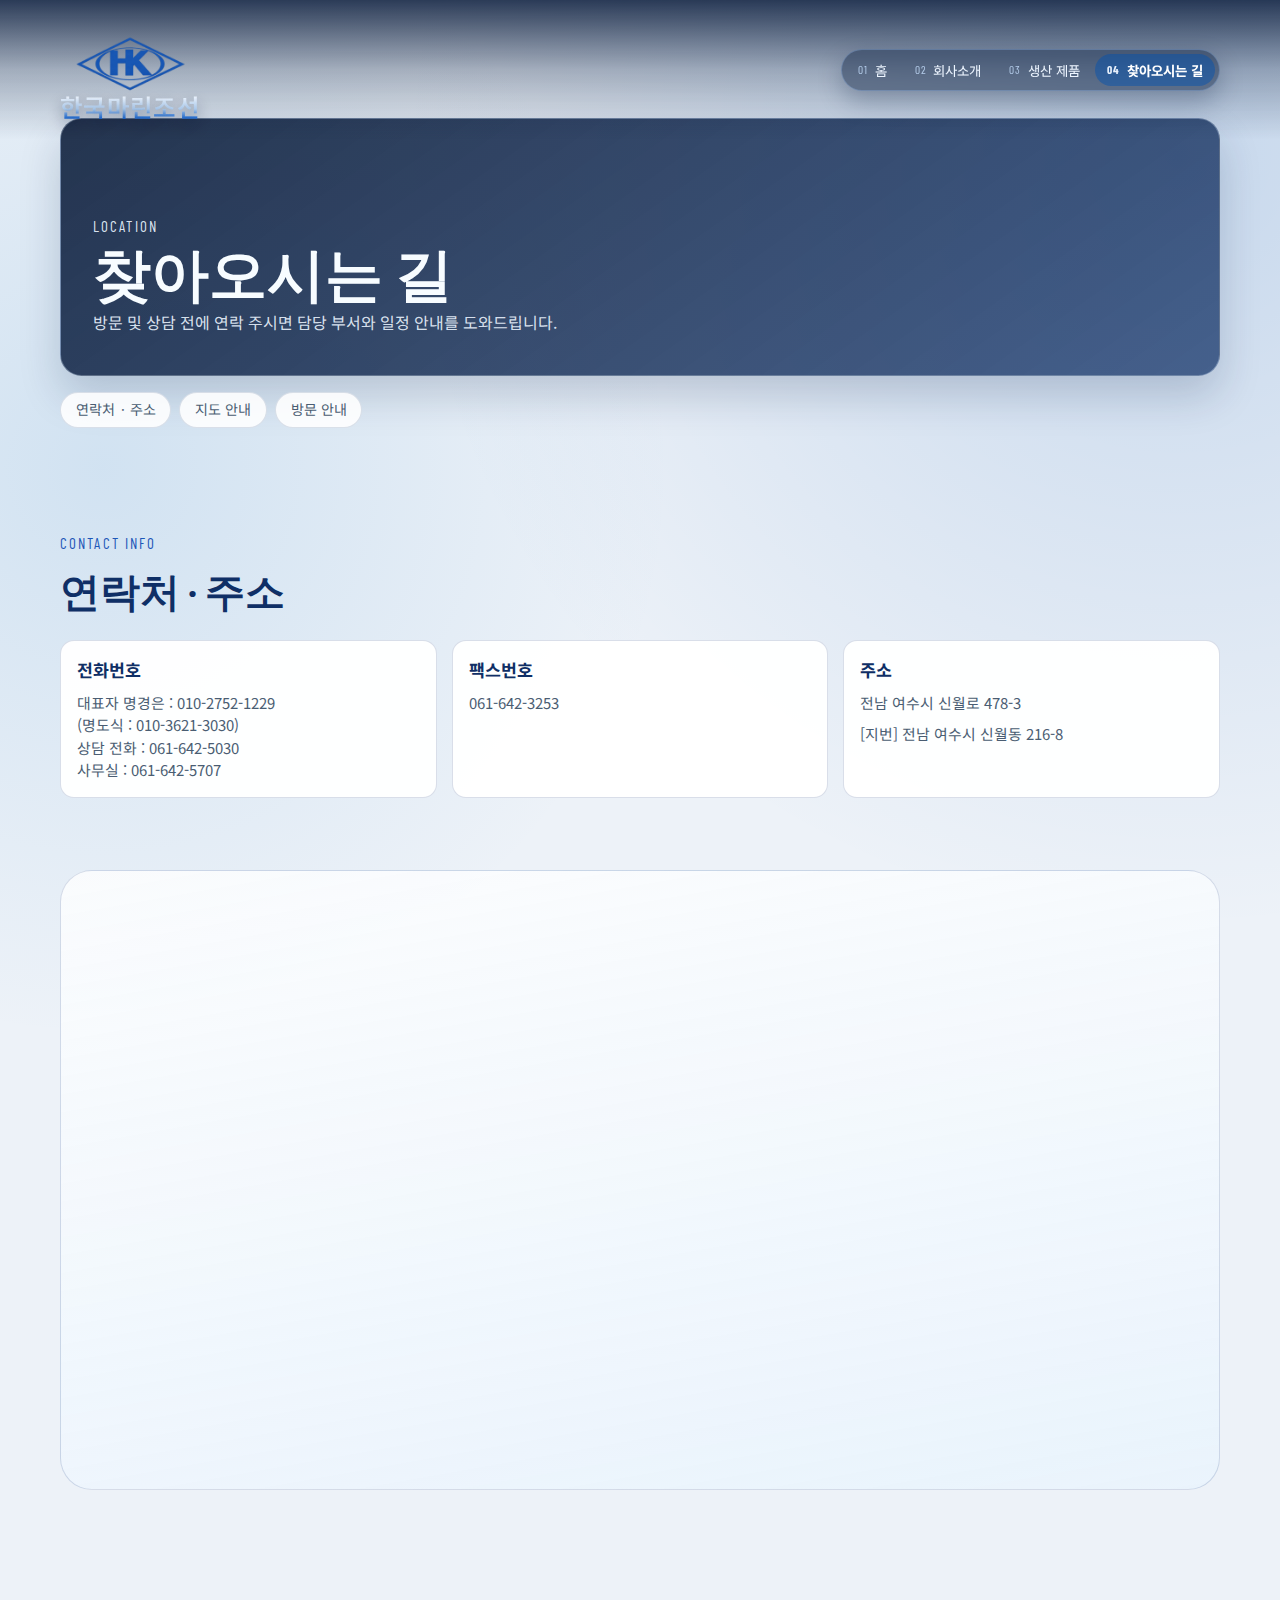
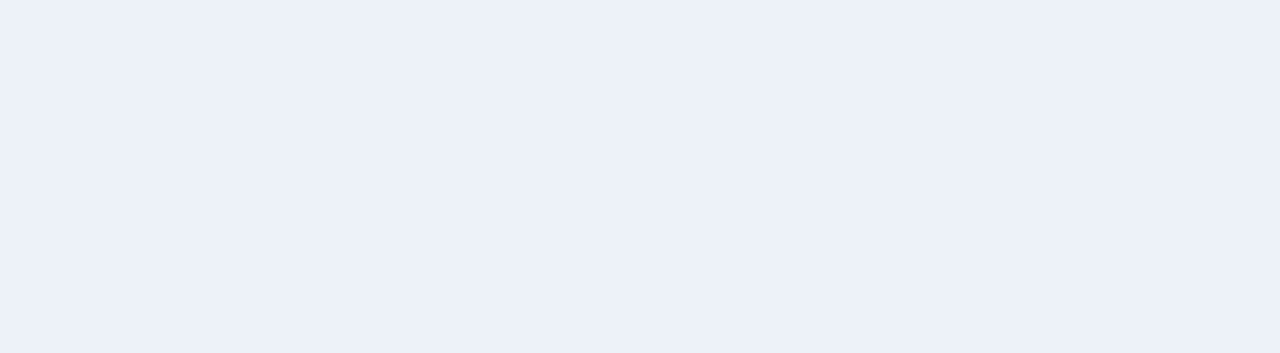
<file: location.html>
<!DOCTYPE html>
<html lang="ko">
<head>
  <meta charset="UTF-8">
  <meta name="viewport" content="width=device-width, initial-scale=1.0">
  <title>한국마린조선 | 찾아오시는 길</title>
  <meta name="description" content="한국마린조선 찾아오시는 길 페이지입니다. 주소, 연락처, 지도 안내, 방문 정보를 확인할 수 있습니다.">
  <link rel="preconnect" href="https://fonts.googleapis.com">
  <link rel="preconnect" href="https://fonts.gstatic.com" crossorigin>
  <link rel="stylesheet" href="styles.css">
  <script src="script.js" defer></script>
</head>
<body>
  <header class="site-header">
    <div class="header-frame">
      <a href="index.html" class="brand" aria-label="한국마린조선 홈으로 이동">
        <img class="brand-mark" src="logo1.png" alt="한국마린조선 로고">
        <span class="brand-name">한국마린조선</span>
      </a>
      <nav class="main-nav" aria-label="주요 메뉴">
        <a href="index.html"><span>01</span>홈</a>
        <a href="about.html"><span>02</span>회사소개</a>
        <a href="products.html"><span>03</span>생산 제품</a>
        <a class="is-current" href="location.html"><span>04</span>찾아오시는 길</a>
      </nav>
    </div>
  </header>

  <main class="page-main">
    <section class="page-hero reveal">
      <p class="eyebrow">LOCATION</p>
      <h1>찾아오시는 길</h1>
      <p>방문 및 상담 전에 연락 주시면 담당 부서와 일정 안내를 도와드립니다.</p>
    </section>

    <nav class="page-subnav reveal" aria-label="찾아오시는 길 서브 메뉴">
      <a href="#info">연락처 · 주소</a>
      <a href="#map">지도 안내</a>
      <a href="#visit">방문 안내</a>
    </nav>

    <section id="info" class="panel">
      <div class="panel-head reveal">
        <p class="eyebrow">CONTACT INFO</p>
        <h2>연락처 · 주소</h2>
      </div>
      <div class="cap-grid">
        <article class="cap-card reveal-item">
          <h3>전화번호</h3>
          <p>
            <a href="tel:명경은">대표자 명경은 : 010-2752-1229</a>
            <br>
            <a href="tel:명도식">(명도식 : 010-3621-3030)</a>
            <br>
            <a href="tel:0616425030">상담 전화 : 061-642-5030</a>
            <br>
            <a href="tel:0616425707">사무실 : 061-642-5707</a>

          </p>
        </article>
        <article class="cap-card reveal-item">
          <h3>팩스번호</h3>
          <p>061-642-3253</p>
        </article>
        <article class="cap-card reveal-item">
          <h3>주소</h3>
          <p>전남 여수시 신월로 478-3</p>
          <p>[지번] 전남 여수시 신월동 216-8</p>
        </article>
      </div>
    </section>

    <section id="map" class="panel panel-alt">
      <div class="panel-head reveal">
        <p class="eyebrow">MAP</p>
        <h2>지도 안내</h2>
        <p class="panel-copy">실제 지도 연동 전까지 임시 영역입니다. 원하시면 네이버/카카오 지도 임베드로 바로 교체할 수 있습니다.</p>
      </div>
      <div class="map-box reveal-item" role="img" aria-label="지도 자리표시자">
        지도 영역 Placeholder
      </div>
    </section>

    <section id="visit" class="panel panel-contact">
      <div class="contact-card reveal">
        <p class="eyebrow">VISIT GUIDE</p>
        <h2>방문 안내</h2>
        <div class="contact-meta">
          <p><strong>운영 시간</strong> 평일 08:00 - 17:00</p>
          <p><strong>점심 시간</strong> 12:30 - 13:30</p>
          <p><strong>휴무</strong> 주말 및 공휴일</p>
          <p><strong>방문 안내</strong> 현장 출입 절차가 있어 사전 연락을 권장합니다.</p>
        </div>
      </div>
    </section>
  </main>
</body>
</html>
</file>
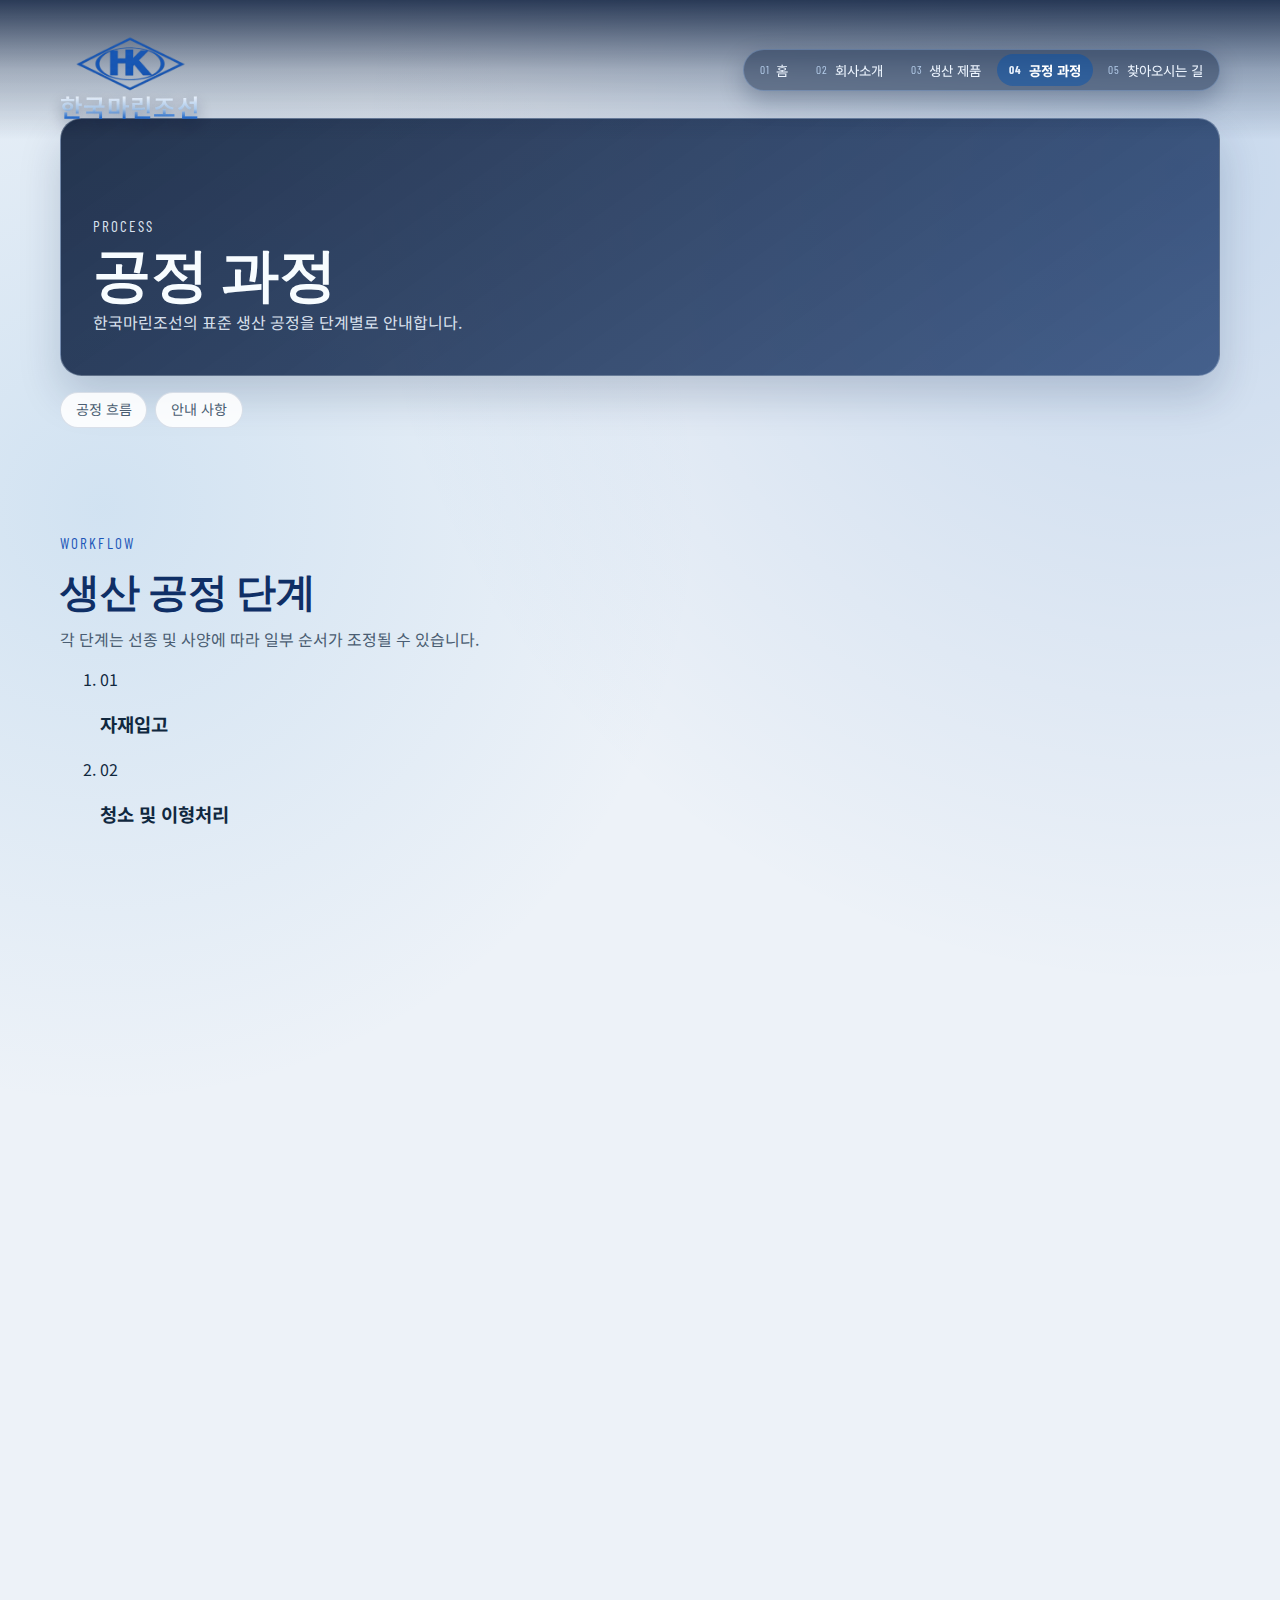
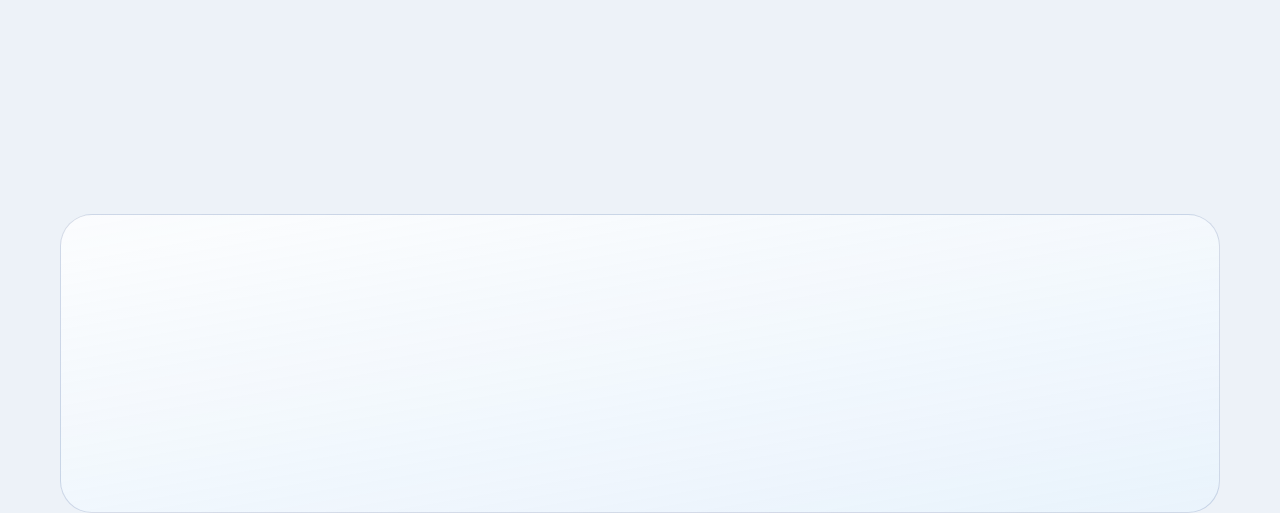
<file: process.html>
﻿<!DOCTYPE html>
<html lang="ko">
<head>
  <meta charset="UTF-8">
  <meta name="viewport" content="width=device-width, initial-scale=1.0">
  <title>한국마린조선 | 공정 과정</title>
  <meta name="description" content="한국마린조선 공정 과정 페이지입니다. 상세 공정 단계는 협의 후 반영 예정입니다.">
  <link rel="preconnect" href="https://fonts.googleapis.com">
  <link rel="preconnect" href="https://fonts.gstatic.com" crossorigin>
  <link rel="stylesheet" href="styles.css">
  <script src="script.js" defer></script>
</head>
<body>
  <header class="site-header">
    <div class="header-frame">
      <a href="index.html" class="brand" aria-label="한국마린조선 홈으로 이동">
        <img class="brand-mark" src="logo1.png" alt="한국마린조선 로고">
        <span class="brand-name">한국마린조선</span>
      </a>
      <nav class="main-nav" aria-label="주요 메뉴">
        <a href="index.html"><span>01</span>홈</a>
        <a href="about.html"><span>02</span>회사소개</a>
        <a href="products.html"><span>03</span>생산 제품</a>
        <a class="is-current" href="process.html"><span>04</span>공정 과정</a>
        <a href="location.html"><span>05</span>찾아오시는 길</a>
      </nav>
    </div>
  </header>

  <main class="page-main">
    <section class="page-hero reveal">
      <p class="eyebrow">PROCESS</p>
      <h1>공정 과정</h1>
      <p>한국마린조선의 표준 생산 공정을 단계별로 안내합니다.</p>
    </section>

    <nav class="page-subnav reveal" aria-label="공정 과정 서브 메뉴">
      <a href="#process-flow">공정 흐름</a>
      <a href="#process-note">안내 사항</a>
    </nav>

    <section id="process-flow" class="panel process-panel">
      <div class="panel-head reveal">
        <p class="eyebrow">WORKFLOW</p>
        <h2>생산 공정 단계</h2>
        <p class="panel-copy">각 단계는 선종 및 사양에 따라 일부 순서가 조정될 수 있습니다.</p>
      </div>
      <ol class="process-grid">
        <li class="process-card reveal-item"><span class="process-order">01</span><h3>자재입고</h3></li>
        <li class="process-card reveal-item"><span class="process-order">02</span><h3>청소 및 이형처리</h3></li>
        <li class="process-card reveal-item"><span class="process-order">03</span><h3>선체적층</h3></li>
        <li class="process-card reveal-item"><span class="process-order">04</span><h3>갑판적층</h3></li>
        <li class="process-card reveal-item"><span class="process-order">05</span><h3>탈형</h3></li>
        <li class="process-card reveal-item"><span class="process-order">06</span><h3>갑판조립</h3></li>
        <li class="process-card reveal-item"><span class="process-order">07</span><h3>기관공사</h3></li>
        <li class="process-card reveal-item"><span class="process-order">08</span><h3>전기공사</h3></li>
        <li class="process-card reveal-item"><span class="process-order">09</span><h3>도장</h3></li>
        <li class="process-card reveal-item"><span class="process-order">10</span><h3>기타공사</h3></li>
        <li class="process-card reveal-item"><span class="process-order">11</span><h3>진수</h3></li>
        <li class="process-card reveal-item"><span class="process-order">12</span><h3>준공검사</h3></li>
      </ol>
    </section>

    <section id="process-note" class="panel panel-alt">
      <div class="panel-head reveal">
        <p class="eyebrow">NOTICE</p>
        <h2>공정 안내</h2>
        <p class="panel-copy">상세 공정 기준서와 검사 항목은 발주 사양 협의 후 프로젝트별로 제공됩니다.</p>
      </div>
    </section>
  </main>
</body>
</html>
</file>
<file: styles.css>
@import url("https://fonts.googleapis.com/css2?family=Barlow+Condensed:wght@500;700&family=Noto+Sans+KR:wght@300;400;500;700&display=swap");

:root {
  --bg: #edf2f8;
  --surface: #ffffff;
  --ink: #10283f;
  --ink-soft: #4a5d72;
  --navy: #0f2f66;
  --teal: #1d57b8;
  --accent: #0050b8;
  --line: rgba(16, 52, 118, 0.16);
  --shadow: 0 20px 42px rgba(11, 33, 74, 0.18);
  --radius-lg: 22px;
  --radius-md: 14px;
  --container: min(1160px, calc(100% - 2.4rem));
}

* {
  box-sizing: border-box;
}

html,
body {
  margin: 0;
  padding: 0;
}

html {
  scroll-behavior: smooth;
}

body {
  font-family: "Noto Sans KR", sans-serif;
  color: var(--ink);
  background:
    radial-gradient(circle at 92% 8%, rgba(0, 80, 176, 0.16), transparent 36%),
    radial-gradient(circle at 8% 24%, rgba(64, 144, 208, 0.16), transparent 30%),
    var(--bg);
  line-height: 1.5;
}

a {
  color: inherit;
  text-decoration: none;
}

.site-header {
  position: fixed;
  top: 0;
  left: 0;
  right: 0;
  z-index: 30;
  padding: 0.85rem 0;
  background: linear-gradient(to bottom, rgba(6, 24, 56, 0.84), rgba(6, 24, 56, 0.3), rgba(6, 24, 56, 0));
}

.header-frame {
  width: var(--container);
  margin: 0 auto;
  display: flex;
  align-items: center;
  justify-content: space-between;
  gap: 1rem;
  padding: 0.38rem 0;
  color: #eef5ff;
}

.brand {
  display: inline-flex;
  flex-direction: column;
  align-items: center;
  justify-content: center;
  gap: 0;
  min-width: 0;
  padding: 0;
}

.brand-mark {
  width: clamp(6.2rem, 12vw, 8.4rem);
  height: auto;
  max-height: 8.4rem;
  display: block;
  object-fit: contain;
  background: transparent;
  border: 0;
  box-shadow: none;
}

.brand-name {
  font-size: 1.53rem;
  font-weight: 600;
  letter-spacing: 0.015em;
  color: #d7e9ff;
  background: linear-gradient(180deg, #f4f9ff 0%, #bcdcff 56%, #085ed6 100%);
  -webkit-background-clip: text;
  background-clip: text;
  -webkit-text-fill-color: transparent;
  line-height: 1;
  margin-top: -0.88rem;
  text-shadow: 0 6px 14px rgba(5, 20, 45, 0.4);
  white-space: nowrap;
}

.main-nav {
  display: flex;
  align-items: center;
  margin-left: auto;
  gap: 0.22rem;
  padding: 0.24rem;
  border-radius: 999px;
  border: 1px solid rgba(153, 189, 238, 0.34);
  background: rgba(7, 27, 62, 0.44);
  backdrop-filter: blur(6px);
  box-shadow: 0 10px 24px rgba(8, 26, 57, 0.28);
}

.main-nav a {
  display: inline-flex;
  align-items: center;
  gap: 0.42rem;
  min-height: 2rem;
  border-radius: 999px;
  padding: 0 0.76rem;
  color: #edf5ff;
  font-size: 0.84rem;
  transition: background 0.2s ease, color 0.2s ease;
}

.main-nav a span {
  font-family: "Barlow Condensed", sans-serif;
  font-size: 0.72rem;
  letter-spacing: 0.08em;
  color: rgba(190, 214, 244, 0.9);
}

.main-nav a:hover {
  background: rgba(0, 80, 176, 0.24);
}

.main-nav a.is-current {
  background: rgba(0, 80, 176, 0.46);
  color: #ffffff;
  font-weight: 700;
}

.main-nav a.is-current span {
  color: rgba(238, 246, 255, 0.97);
}

.hero {
  position: relative;
  min-height: 100vh;
  display: grid;
  align-items: end;
  padding: 8.8rem 1.2rem 2rem;
  isolation: isolate;
}

.hero-stage {
  position: absolute;
  inset: 0;
  background:
    linear-gradient(120deg, rgba(8, 24, 54, 0.74), rgba(20, 53, 108, 0.42) 45%, rgba(11, 33, 70, 0.78)),
    url("sample-image-1.png") center / cover no-repeat;
  z-index: -2;
  transition: background-image 0.65s ease;
}

.hero-overlay {
  position: absolute;
  inset: 0;
  z-index: -1;
  background:
    linear-gradient(to top, rgba(9, 26, 57, 0.84) 8%, rgba(9, 26, 57, 0.4) 48%, rgba(9, 26, 57, 0.8)),
    repeating-linear-gradient(
      to right,
      rgba(255, 255, 255, 0.02) 0,
      rgba(255, 255, 255, 0.02) 1px,
      transparent 1px,
      transparent 78px
    );
}

.hero-content {
  width: var(--container);
  margin: 0 auto;
  color: #f4f8fb;
  max-width: 66rem;
}

.hero-label {
  font-family: "Barlow Condensed", sans-serif;
  letter-spacing: 0.14em;
  text-transform: uppercase;
  color: rgba(234, 244, 255, 0.94);
  font-size: 0.94rem;
}

.eyebrow {
  font-family: "Barlow Condensed", sans-serif;
  letter-spacing: 0.14em;
  text-transform: uppercase;
  color: var(--teal);
  font-size: 0.94rem;
}

.hero-content h1 {
  margin: 0.5rem 0 0.6rem;
  font-family: "Barlow Condensed", sans-serif;
  font-size: clamp(2.3rem, 6vw, 5.7rem);
  line-height: 0.96;
  letter-spacing: 0.02em;
}

.hero-content p {
  margin: 0;
  max-width: 48rem;
  font-size: clamp(1rem, 1.8vw, 1.2rem);
}

.hero-meta {
  margin-top: 0.85rem;
  color: rgba(231, 241, 255, 0.85);
  font-size: 0.94rem;
}

.hero-actions {
  margin-top: 1.35rem;
  display: flex;
  gap: 0.75rem;
  flex-wrap: wrap;
}

.btn {
  display: inline-flex;
  align-items: center;
  justify-content: center;
  min-height: 2.95rem;
  padding: 0 1.1rem;
  border-radius: 999px;
  font-size: 0.94rem;
  font-weight: 600;
  transition: transform 0.2s ease, box-shadow 0.2s ease, background 0.2s ease;
}

.btn:hover {
  transform: translateY(-2px);
}

.btn-primary {
  background: var(--accent);
  color: #ffffff;
  box-shadow: 0 10px 24px rgba(0, 80, 176, 0.38);
}

.btn-ghost {
  border: 1px solid rgba(236, 245, 255, 0.62);
  color: #f2f7ff;
  background: rgba(8, 28, 61, 0.32);
}

.hero-tabs {
  width: var(--container);
  margin: 2rem auto 0.2rem;
  display: flex;
  flex-wrap: wrap;
  gap: 0.6rem;
}

.hero-tab {
  border: 1px solid rgba(238, 246, 255, 0.45);
  background: rgba(8, 29, 63, 0.4);
  color: #f3f8ff;
  border-radius: 999px;
  font-size: 0.86rem;
  padding: 0.54rem 0.95rem;
  cursor: pointer;
  transition: background 0.25s ease, transform 0.25s ease;
}

.hero-tab:hover {
  transform: translateY(-1px);
}

.hero-tab.is-active {
  border-color: transparent;
  background: rgba(0, 80, 176, 0.96);
  color: #eaf4ff;
  font-weight: 700;
}

.scroll-hint {
  justify-self: center;
  margin-top: 0.45rem;
  font-family: "Barlow Condensed", sans-serif;
  color: rgba(236, 245, 255, 0.78);
  letter-spacing: 0.2em;
  font-size: 0.82rem;
  animation: bob 1.4s ease-in-out infinite;
}

.page-main {
  padding-top: 7.4rem;
}

.page-hero {
  position: relative;
  width: var(--container);
  margin: 0 auto;
  padding: clamp(4.6rem, 8vw, 6rem) clamp(1rem, 3vw, 2rem) 2.6rem;
  border-radius: 1.35rem;
  border: 1px solid rgba(218, 235, 255, 0.32);
  background:
    linear-gradient(145deg, rgba(9, 26, 55, 0.88), rgba(20, 52, 106, 0.74)),
    url("https://source.unsplash.com/1600x900/?shipyard,dock&sig=31") center / cover;
  box-shadow: var(--shadow);
  color: #eef6ff;
}

.page-hero h1 {
  margin: 0.36rem 0 0.6rem;
  font-family: "Barlow Condensed", sans-serif;
  font-size: clamp(2rem, 4.5vw, 3.8rem);
  line-height: 0.98;
  color: #f7fcff;
}

.page-hero p {
  margin: 0;
  max-width: 58rem;
  color: rgba(236, 245, 255, 0.9);
}

.page-hero .eyebrow,
.contact-card .eyebrow {
  color: rgba(233, 244, 255, 0.93);
}

.page-subnav {
  width: var(--container);
  margin: 1rem auto 0.6rem;
  display: flex;
  flex-wrap: wrap;
  gap: 0.5rem;
}

.page-subnav a {
  min-height: 2.2rem;
  display: inline-flex;
  align-items: center;
  border-radius: 999px;
  border: 1px solid rgba(16, 49, 108, 0.14);
  padding: 0 0.92rem;
  background: rgba(255, 255, 255, 0.88);
  color: var(--ink-soft);
  font-size: 0.88rem;
  transition: background 0.2s ease, color 0.2s ease, border-color 0.2s ease;
}

.page-subnav a:hover {
  background: rgba(0, 80, 176, 0.1);
  color: var(--navy);
  border-color: rgba(22, 70, 145, 0.28);
}

@keyframes bob {
  0% {
    transform: translateY(0);
    opacity: 0.8;
  }
  50% {
    transform: translateY(4px);
    opacity: 1;
  }
  100% {
    transform: translateY(0);
    opacity: 0.8;
  }
}

.panel {
  width: var(--container);
  margin: 0 auto;
  padding: 5rem 0 4rem;
}

.panel-tight {
  padding-top: 2.2rem;
  padding-bottom: 1.8rem;
}

.panel-head h2 {
  margin: 0.42rem 0 0;
  font-family: "Barlow Condensed", sans-serif;
  font-size: clamp(1.95rem, 3.1vw, 3.25rem);
  line-height: 1.05;
  color: var(--navy);
}

.panel-copy {
  max-width: 52rem;
  color: var(--ink-soft);
}

.media-card {
  margin-top: 1.5rem;
  background: var(--surface);
  border: 1px solid var(--line);
  border-radius: var(--radius-lg);
  box-shadow: var(--shadow);
  padding: 0.7rem;
}

.about-video {
  width: 100%;
  aspect-ratio: 16 / 9;
  display: block;
  border-radius: calc(var(--radius-lg) - 6px);
  background: #041727;
}

.product-grid {
  margin-top: 2rem;
  display: grid;
  grid-template-columns: repeat(3, minmax(0, 1fr));
  gap: 1rem;
}

.product-grid-two {
  grid-template-columns: repeat(2, minmax(0, 1fr));
}

.product-card {
  background: var(--surface);
  border-radius: var(--radius-lg);
  border: 1px solid var(--line);
  box-shadow: var(--shadow);
  overflow: hidden;
}

.product-card img {
  width: 100%;
  height: 14.5rem;
  object-fit: cover;
  display: block;
}

.image-slot {
  width: 100%;
  height: 14.5rem;
  display: grid;
  place-items: center;
  background:
    linear-gradient(140deg, rgba(11, 42, 90, 0.9), rgba(13, 62, 133, 0.9)),
    repeating-linear-gradient(
      -45deg,
      rgba(255, 255, 255, 0.12) 0,
      rgba(255, 255, 255, 0.12) 8px,
      transparent 8px,
      transparent 16px
    );
  color: rgba(233, 244, 255, 0.98);
  font-family: "Barlow Condensed", sans-serif;
  font-size: 1.05rem;
  letter-spacing: 0.08em;
  text-transform: uppercase;
  border-bottom: 1px solid rgba(206, 228, 255, 0.34);
}

.card-body {
  padding: 1rem;
}

.card-body h3 {
  margin: 0;
  font-size: 1.05rem;
  color: var(--navy);
}

.card-body p {
  margin: 0.44rem 0 0;
  color: var(--ink-soft);
  font-size: 0.92rem;
}

.panel-alt {
  margin-top: 0.5rem;
  background: linear-gradient(170deg, rgba(255, 255, 255, 0.78), rgba(233, 243, 252, 0.96));
  border: 1px solid var(--line);
  border-radius: 2rem;
  padding: 4.6rem clamp(1rem, 3vw, 2.5rem);
}

.cap-grid {
  margin-top: 1.8rem;
  display: grid;
  grid-template-columns: repeat(3, minmax(0, 1fr));
  gap: 0.95rem;
}

.cap-card {
  background: rgba(255, 255, 255, 0.96);
  border: 1px solid var(--line);
  border-radius: var(--radius-md);
  padding: 1rem;
}

.cap-card h3 {
  margin: 0;
  color: var(--navy);
  font-size: 1.08rem;
}

.cap-card p {
  margin: 0.55rem 0 0;
  color: var(--ink-soft);
  font-size: 0.93rem;
}

#info .panel-head .panel-copy {
  margin-top: 0.7rem;
}

.location-info-grid {
  margin-top: 1.3rem;
  display: grid;
  grid-template-columns: minmax(0, 1.45fr) minmax(0, 0.9fr) minmax(0, 1.2fr);
  gap: 1rem;
}

.location-info-card {
  min-width: 0;
  border-radius: var(--radius-md);
  border: 1px solid rgba(16, 60, 128, 0.2);
  background: linear-gradient(165deg, rgba(255, 255, 255, 0.98), rgba(235, 246, 255, 0.96));
  box-shadow: 0 16px 28px rgba(10, 34, 71, 0.14);
  padding: 1.05rem;
}

.location-info-card h3 {
  margin: 0;
  color: var(--navy);
  font-size: 1.15rem;
}

.contact-list {
  list-style: none;
  margin: 0.8rem 0 0;
  padding: 0;
  display: grid;
  gap: 0.52rem;
}

.contact-list li {
  display: flex;
  align-items: center;
  justify-content: space-between;
  gap: 0.6rem;
  border-radius: 10px;
  border: 1px solid rgba(29, 87, 184, 0.18);
  background: rgba(255, 255, 255, 0.94);
  padding: 0.58rem 0.7rem;
}

.contact-list span {
  color: var(--ink-soft);
  font-size: 0.84rem;
  font-weight: 700;
}

.contact-list a {
  color: var(--navy);
  font-size: 1.03rem;
  font-family: "Barlow Condensed", sans-serif;
  letter-spacing: 0.02em;
  font-weight: 700;
}

.contact-list a:hover {
  text-decoration: underline;
  text-decoration-thickness: 1px;
}

.location-fax .fax-number {
  margin: 0.78rem 0 0;
  min-height: 4rem;
  border-radius: 12px;
  border: 1px solid rgba(169, 208, 255, 0.42);
  background: linear-gradient(150deg, #1658b4, #0d3978);
  color: #f2f8ff;
  display: grid;
  place-items: center;
  font-family: "Barlow Condensed", sans-serif;
  font-size: 1.38rem;
  letter-spacing: 0.03em;
  font-weight: 700;
}

.location-fax p {
  margin: 0.55rem 0 0;
  color: var(--ink-soft);
  font-size: 0.9rem;
}

.location-address .address-main {
  margin: 0.8rem 0 0;
  color: var(--navy);
  font-size: 1.08rem;
  font-weight: 700;
}

.location-address .address-sub {
  margin: 0.44rem 0 0;
  color: #32547c;
  font-size: 0.95rem;
  font-weight: 500;
}

.location-address .address-tip {
  margin: 0.75rem 0 0;
  border-radius: 10px;
  border: 1px solid rgba(17, 69, 145, 0.15);
  background: rgba(255, 255, 255, 0.86);
  color: var(--ink-soft);
  font-size: 0.86rem;
  line-height: 1.45;
  padding: 0.58rem 0.65rem;
}

.metric-row {
  margin-top: 1.3rem;
  padding: 0.8rem;
  border-radius: var(--radius-md);
  background: rgba(10, 44, 94, 0.94);
  display: grid;
  grid-template-columns: repeat(3, minmax(0, 1fr));
  gap: 0.6rem;
}

.metric {
  border: 1px solid rgba(227, 239, 255, 0.18);
  border-radius: 10px;
  padding: 0.85rem;
  color: #eaf4fb;
}

.metric strong {
  display: block;
  font-family: "Barlow Condensed", sans-serif;
  font-size: 1.7rem;
  letter-spacing: 0.01em;
  color: #ffffff;
}

.metric span {
  font-size: 0.87rem;
  color: rgba(238, 246, 252, 0.88);
}

.timeline {
  margin-top: 1.9rem;
  display: grid;
  grid-template-columns: repeat(2, minmax(0, 1fr));
  gap: 1rem;
}

.timeline-item {
  position: relative;
  background: #fff;
  border: 1px solid var(--line);
  border-radius: var(--radius-md);
  padding: 1rem 1rem 1rem 3.7rem;
  box-shadow: 0 14px 24px rgba(12, 37, 76, 0.12);
}

.timeline-item .step {
  position: absolute;
  left: 1rem;
  top: 0.95rem;
  width: 2rem;
  height: 2rem;
  border-radius: 0.6rem;
  display: grid;
  place-items: center;
  font-family: "Barlow Condensed", sans-serif;
  font-size: 0.98rem;
  color: #f6fbff;
  background: linear-gradient(140deg, var(--teal), #003f98);
}

.timeline-item h3 {
  margin: 0;
  color: var(--navy);
  font-size: 1.03rem;
}

.timeline-item p {
  margin: 0.4rem 0 0;
  color: var(--ink-soft);
  font-size: 0.92rem;
}

.history-panel {
  position: relative;
  margin-top: 0.8rem;
  border: 1px solid rgba(16, 63, 132, 0.16);
  border-radius: 2rem;
  background: linear-gradient(160deg, rgba(255, 255, 255, 0.9), rgba(226, 239, 255, 0.93));
  padding: 4.1rem clamp(1rem, 3vw, 2.4rem);
  overflow: hidden;
}

.history-panel::before {
  content: "";
  position: absolute;
  inset: 0;
  background:
    radial-gradient(circle at 10% 10%, rgba(0, 80, 176, 0.12), transparent 40%),
    radial-gradient(circle at 88% 78%, rgba(64, 144, 208, 0.14), transparent 42%);
  pointer-events: none;
}

.history-panel .panel-head,
.history-layout {
  position: relative;
  z-index: 1;
}

.history-panel .panel-copy {
  margin-top: 0.72rem;
  max-width: 54rem;
  color: #355473;
}

.history-layout {
  margin-top: 2.15rem;
  display: grid;
  grid-template-columns: minmax(0, 1.68fr) minmax(0, 0.92fr);
  gap: 1rem;
  align-items: stretch;
}

.history-list {
  position: relative;
  display: grid;
  gap: 0.84rem;
  padding-left: 1.2rem;
}

.history-list::before {
  content: "";
  position: absolute;
  left: 0.33rem;
  top: 0.24rem;
  bottom: 0.24rem;
  width: 2px;
  background: linear-gradient(to bottom, rgba(29, 87, 184, 0.2), rgba(0, 80, 176, 0.62), rgba(29, 87, 184, 0.2));
}

.history-row {
  position: relative;
  margin-left: 0.36rem;
  border: 1px solid rgba(16, 63, 132, 0.18);
  background: rgba(255, 255, 255, 0.97);
  border-radius: var(--radius-md);
  box-shadow: 0 16px 28px rgba(10, 34, 71, 0.16);
  padding: 1rem 1rem 0.98rem 1.05rem;
  transition: transform 0.2s ease, box-shadow 0.2s ease;
}

.history-row::before {
  content: "";
  position: absolute;
  left: -1.02rem;
  top: 1.18rem;
  width: 0.76rem;
  height: 0.76rem;
  border-radius: 999px;
  background: linear-gradient(150deg, #1d57b8, #0050b8);
  border: 2px solid #d8e8ff;
  box-shadow: 0 6px 12px rgba(0, 80, 176, 0.24);
}

.history-row:hover {
  transform: translateY(-2px);
  box-shadow: 0 20px 34px rgba(10, 34, 71, 0.2);
}

.history-date {
  margin: 0;
  font-family: "Barlow Condensed", sans-serif;
  font-size: 1.06rem;
  letter-spacing: 0.02em;
  font-weight: 700;
  color: var(--navy);
}

.history-row h3 {
  margin: 0.24rem 0 0;
  font-size: 1.04rem;
  letter-spacing: 0.01em;
  color: #1a427d;
}

.history-side {
  position: static;
  display: flex;
  align-self: stretch;
  min-width: 0;
  width: 100%;
}

.history-side-card {
  position: relative;
  overflow: hidden;
  border: 1px solid rgba(18, 66, 136, 0.2);
  border-radius: var(--radius-md);
  background: linear-gradient(180deg, rgba(251, 254, 255, 0.98), rgba(238, 247, 255, 0.95));
  box-shadow: 0 16px 28px rgba(8, 30, 63, 0.16);
  padding: 1.05rem;
  display: flex;
  flex-direction: column;
  height: 100%;
  width: 100%;
  flex: 1;
}

.history-side-card::before {
  content: "";
  position: absolute;
  left: 0;
  right: 0;
  top: 0;
  height: 3px;
  background: linear-gradient(90deg, #2e7de3, #6db3ff);
}

.history-side-card .eyebrow {
  margin: 0;
  color: #2d66b8;
  font-size: 0.76rem;
}

.history-side-card h3 {
  margin: 0.24rem 0 0.65rem;
  color: var(--navy);
  font-size: 1.16rem;
}

.policy-card {
  background: linear-gradient(180deg, rgba(250, 253, 255, 0.98), rgba(235, 245, 255, 0.96));
  min-height: 100%;
}

.policy-list {
  counter-reset: policy;
  list-style: none;
  margin: 0;
  padding: 0;
  display: grid;
  gap: 0.62rem;
  flex: 1;
  grid-template-rows: repeat(3, minmax(3.2rem, 1fr));
}

.policy-list li {
  counter-increment: policy;
  position: relative;
  display: flex;
  align-items: center;
  padding: 0.56rem 0.68rem 0.56rem 2.52rem;
  border-radius: 10px;
  border: 1px solid rgba(46, 106, 189, 0.2);
  background: rgba(255, 255, 255, 0.96);
  color: #1c426f;
  font-size: 0.94rem;
  font-weight: 700;
  line-height: 1.34;
  min-height: 3.2rem;
  box-shadow: 0 8px 16px rgba(8, 31, 63, 0.08);
}

.policy-motto-block {
  margin-top: 0.72rem;
  padding-top: 0.72rem;
  border-top: 1px dashed rgba(46, 106, 189, 0.22);
}

.history-side-card .policy-subtitle {
  margin: 0.26rem 0 0.5rem;
  font-size: 1.02rem;
}

.policy-list li::before {
  content: counter(policy);
  position: absolute;
  left: 0.68rem;
  top: 50%;
  transform: translateY(-50%);
  width: 1.38rem;
  height: 1.38rem;
  border-radius: 999px;
  display: grid;
  place-items: center;
  font-family: "Barlow Condensed", sans-serif;
  font-size: 0.82rem;
  color: #ffffff;
  background: linear-gradient(150deg, #1f63cb, #0050b8);
  box-shadow: 0 5px 12px rgba(0, 80, 176, 0.22);
}

.motto-card {
  border-color: rgba(166, 206, 255, 0.34);
  background: linear-gradient(145deg, rgba(15, 54, 112, 0.97), rgba(7, 34, 77, 0.97));
  box-shadow: 0 18px 30px rgba(9, 34, 73, 0.24);
}

.motto-card::before {
  background: linear-gradient(90deg, #8bcbff, #d9edff);
}

.motto-card .eyebrow {
  color: rgba(203, 228, 255, 0.94);
}

.motto-card h3 {
  color: #eff7ff;
}

.motto-badges {
  margin: 0;
  display: grid;
  grid-template-columns: repeat(3, minmax(0, 1fr));
  gap: 0.46rem;
}

.motto-badges span {
  display: inline-flex;
  align-items: center;
  justify-content: center;
  min-height: 2.2rem;
  padding: 0 0.35rem;
  border-radius: 0.82rem;
  border: 1px solid rgba(149, 199, 255, 0.44);
  background: linear-gradient(180deg, rgba(248, 252, 255, 0.98), rgba(221, 239, 255, 0.96));
  color: #0e4a96;
  font-size: 0.94rem;
  font-weight: 700;
  letter-spacing: 0.01em;
  box-shadow: 0 8px 16px rgba(6, 30, 70, 0.16);
}

.panel-contact {
  padding-bottom: 5.4rem;
}

.contact-card {
  background:
    linear-gradient(130deg, rgba(13, 45, 95, 0.94), rgba(8, 30, 66, 0.93)),
    url("https://source.unsplash.com/1600x900/?ship-building,dock&sig=19") center / cover;
  border-radius: 1.8rem;
  padding: clamp(1.3rem, 3vw, 2.8rem);
  color: #eff8ff;
  border: 1px solid rgba(218, 234, 255, 0.27);
  box-shadow: var(--shadow);
}

.contact-card h2 {
  margin: 0.5rem 0 0.4rem;
  font-family: "Barlow Condensed", sans-serif;
  font-size: clamp(2rem, 4vw, 3.1rem);
  line-height: 1.03;
}

.contact-card p {
  margin: 0;
  max-width: 40rem;
}

.contact-meta {
  margin-top: 1rem;
  padding-top: 0.9rem;
  border-top: 1px solid rgba(220, 236, 255, 0.38);
  display: grid;
  gap: 0.2rem;
}

.contact-meta strong {
  margin-right: 0.45rem;
}

.contact-meta a {
  color: #f8fbff;
  text-decoration: underline;
  text-decoration-color: rgba(232, 245, 255, 0.64);
  text-decoration-thickness: 1px;
}

.meta-divider {
  margin: 0 0.4rem;
  opacity: 0.85;
}

.link-grid {
  margin-top: 1.9rem;
  display: grid;
  grid-template-columns: repeat(3, minmax(0, 1fr));
  gap: 0.9rem;
}

.link-card {
  background: var(--surface);
  border: 1px solid var(--line);
  border-radius: var(--radius-md);
  box-shadow: 0 12px 22px rgba(10, 34, 71, 0.12);
  padding: 1.1rem;
}

.link-card h3 {
  margin: 0;
  color: var(--navy);
  font-size: 1.02rem;
}

.link-card p {
  margin: 0.5rem 0 0;
  color: var(--ink-soft);
  font-size: 0.92rem;
}

.link-card a {
  display: inline-flex;
  margin-top: 0.82rem;
  color: var(--teal);
  font-size: 0.9rem;
  font-weight: 600;
}

.map-box {
  min-height: 20rem;
  border-radius: var(--radius-md);
  border: 1px dashed rgba(17, 55, 118, 0.36);
  display: grid;
  place-items: center;
  background: rgba(255, 255, 255, 0.82);
  color: var(--ink-soft);
}

.reveal,
.reveal-item {
  opacity: 0;
  transform: translateY(30px);
  transition:
    opacity 0.8s ease,
    transform 0.8s cubic-bezier(0.2, 0.7, 0.1, 1);
  transition-delay: var(--stagger, 0s);
}

.reveal.is-visible,
.reveal-item.is-visible {
  opacity: 1;
  transform: translateY(0);
}

@media (max-width: 1080px) {
  .header-frame {
    flex-wrap: wrap;
    align-items: center;
    gap: 0.56rem;
  }

  .main-nav {
    width: 100%;
    margin-left: 0;
    overflow-x: auto;
    scrollbar-width: none;
    -ms-overflow-style: none;
  }

  .product-grid {
    grid-template-columns: repeat(2, minmax(0, 1fr));
  }

  .link-grid {
    grid-template-columns: repeat(2, minmax(0, 1fr));
  }

  .cap-grid {
    grid-template-columns: repeat(2, minmax(0, 1fr));
  }

  .location-info-grid {
    grid-template-columns: repeat(2, minmax(0, 1fr));
  }

  .location-fax {
    grid-column: 1 / -1;
  }

  .timeline {
    grid-template-columns: 1fr;
  }

  .history-layout {
    grid-template-columns: 1fr;
  }

  .history-side {
    position: static;
    display: block;
  }
}

@media (max-width: 1080px) {
  .main-nav::-webkit-scrollbar {
    display: none;
  }
}

@media (max-width: 740px) {
  :root {
    --container: min(1160px, calc(100% - 1.2rem));
  }

  .site-header {
    padding: 0.72rem 0;
  }

  .page-main {
    padding-top: 8.3rem;
  }

  .header-frame {
    padding: 0.14rem 0;
  }

  .brand {
    gap: 0;
  }

  .brand-mark {
    width: 5.2rem;
    max-height: 5.2rem;
  }

  .brand-name {
    font-size: 0.9rem;
    margin-top: -0.46rem;
  }

  .main-nav {
    gap: 0.2rem;
    padding: 0.22rem;
    border-radius: 0.8rem;
  }

  .main-nav a {
    font-size: 0.77rem;
    min-height: 1.88rem;
    padding: 0 0.58rem;
  }

  .main-nav a span {
    font-size: 0.62rem;
  }

  .hero {
    padding-top: 10.5rem;
  }

  .hero-tabs {
    margin-top: 1.35rem;
  }

  .hero-tab {
    font-size: 0.8rem;
  }

  .product-grid,
  .product-grid-two,
  .link-grid,
  .cap-grid,
  .metric-row,
  .location-info-grid {
    grid-template-columns: 1fr;
  }

  .product-card img {
    height: 12.6rem;
  }

  .image-slot {
    height: 12.6rem;
  }

  .timeline-item {
    padding-left: 3.3rem;
  }

  .history-panel {
    padding: 3.1rem 1rem 2.8rem;
    border-radius: 1.5rem;
  }

  .history-panel .panel-copy {
    font-size: 0.92rem;
  }

  .history-layout {
    margin-top: 1.5rem;
  }

  .history-list {
    gap: 0.72rem;
    padding-left: 1rem;
  }

  .history-list::before {
    left: 0.26rem;
  }

  .history-row {
    margin-left: 0.24rem;
    padding: 0.9rem 0.86rem 0.88rem 0.92rem;
  }

  .history-row::before {
    left: -0.88rem;
    top: 1.04rem;
    width: 0.68rem;
    height: 0.68rem;
  }

  .history-date {
    font-size: 0.98rem;
  }

  .history-row h3 {
    font-size: 0.96rem;
  }

  .history-side {
    grid-template-columns: 1fr;
  }

  .history-side-card {
    padding: 0.92rem;
  }

  .history-side-card h3 {
    font-size: 1.04rem;
  }

  .policy-list {
    gap: 0.42rem;
    flex: none;
    grid-template-rows: none;
  }

  .policy-list li {
    font-size: 0.86rem;
    padding: 0.52rem 0.6rem 0.52rem 2.28rem;
  }

  .policy-list li::before {
    left: 0.6rem;
    width: 1.24rem;
    height: 1.24rem;
    font-size: 0.74rem;
  }

  .contact-list li {
    padding: 0.54rem 0.6rem;
  }

  .contact-list a {
    font-size: 0.95rem;
  }

  .location-fax .fax-number {
    min-height: 3.5rem;
    font-size: 1.2rem;
  }

  .motto-badges {
    gap: 0.36rem;
  }

  .motto-badges span {
    min-height: 1.84rem;
    font-size: 0.82rem;
    padding: 0 0.2rem;
  }
}

@media (prefers-reduced-motion: reduce) {
  html {
    scroll-behavior: auto;
  }

  .reveal,
  .reveal-item,
  .scroll-hint,
  .btn,
  .hero-tab {
    transition: none;
    animation: none;
    transform: none;
  }

  .reveal,
  .reveal-item {
    opacity: 1;
  }
}
</file>
